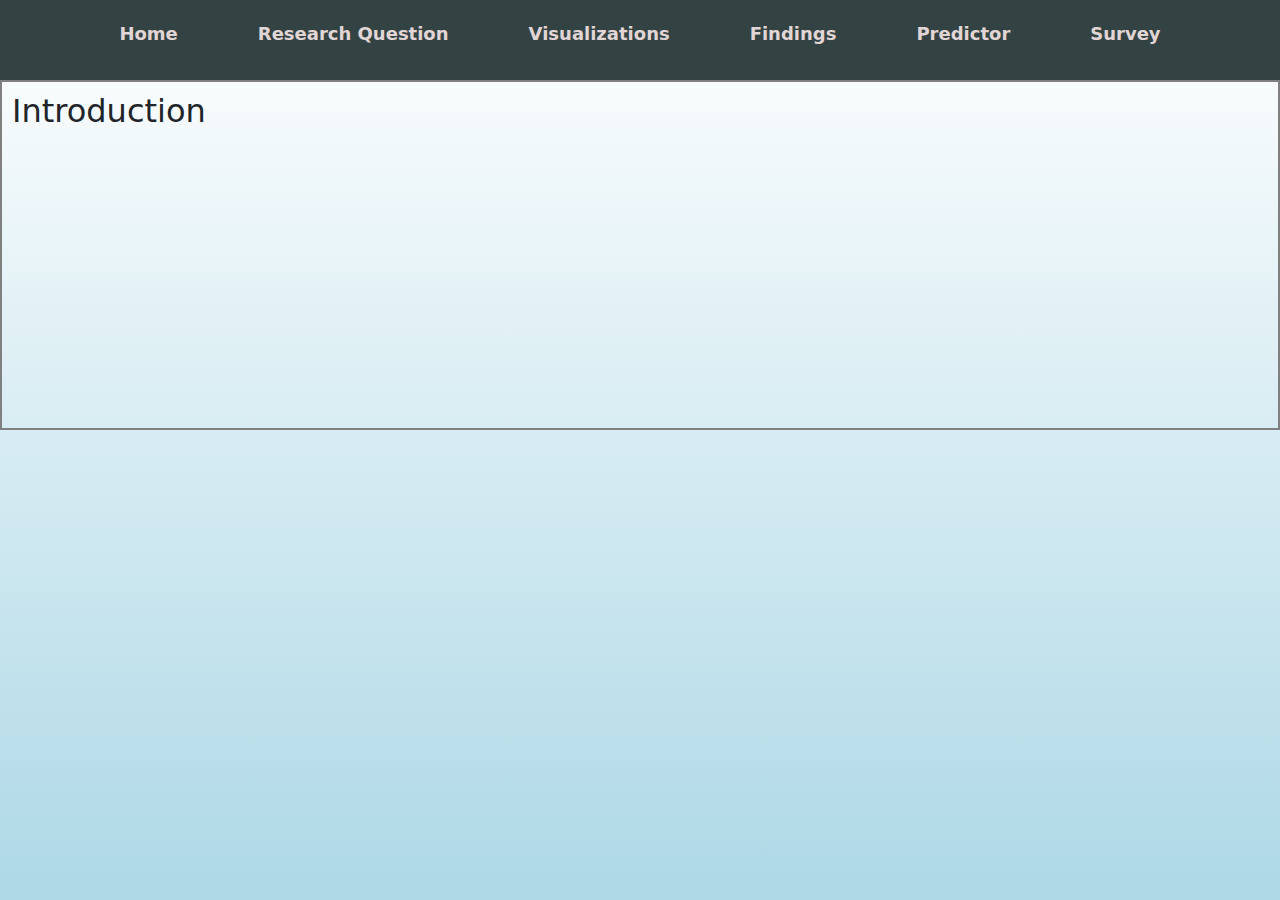
<file: index.html>
<!-- index.html -->
<!-- Redirects users automatically to home.html -->

<html>
  <head>
    <!-- Meta tag to perform instant redirect to home.html -->
    <meta http-equiv="refresh" content="0;url=home.html">
  </head>
  <body>
    <!-- Intentionally left empty as redirect happens immediately -->
  </body>
</html>
</file>
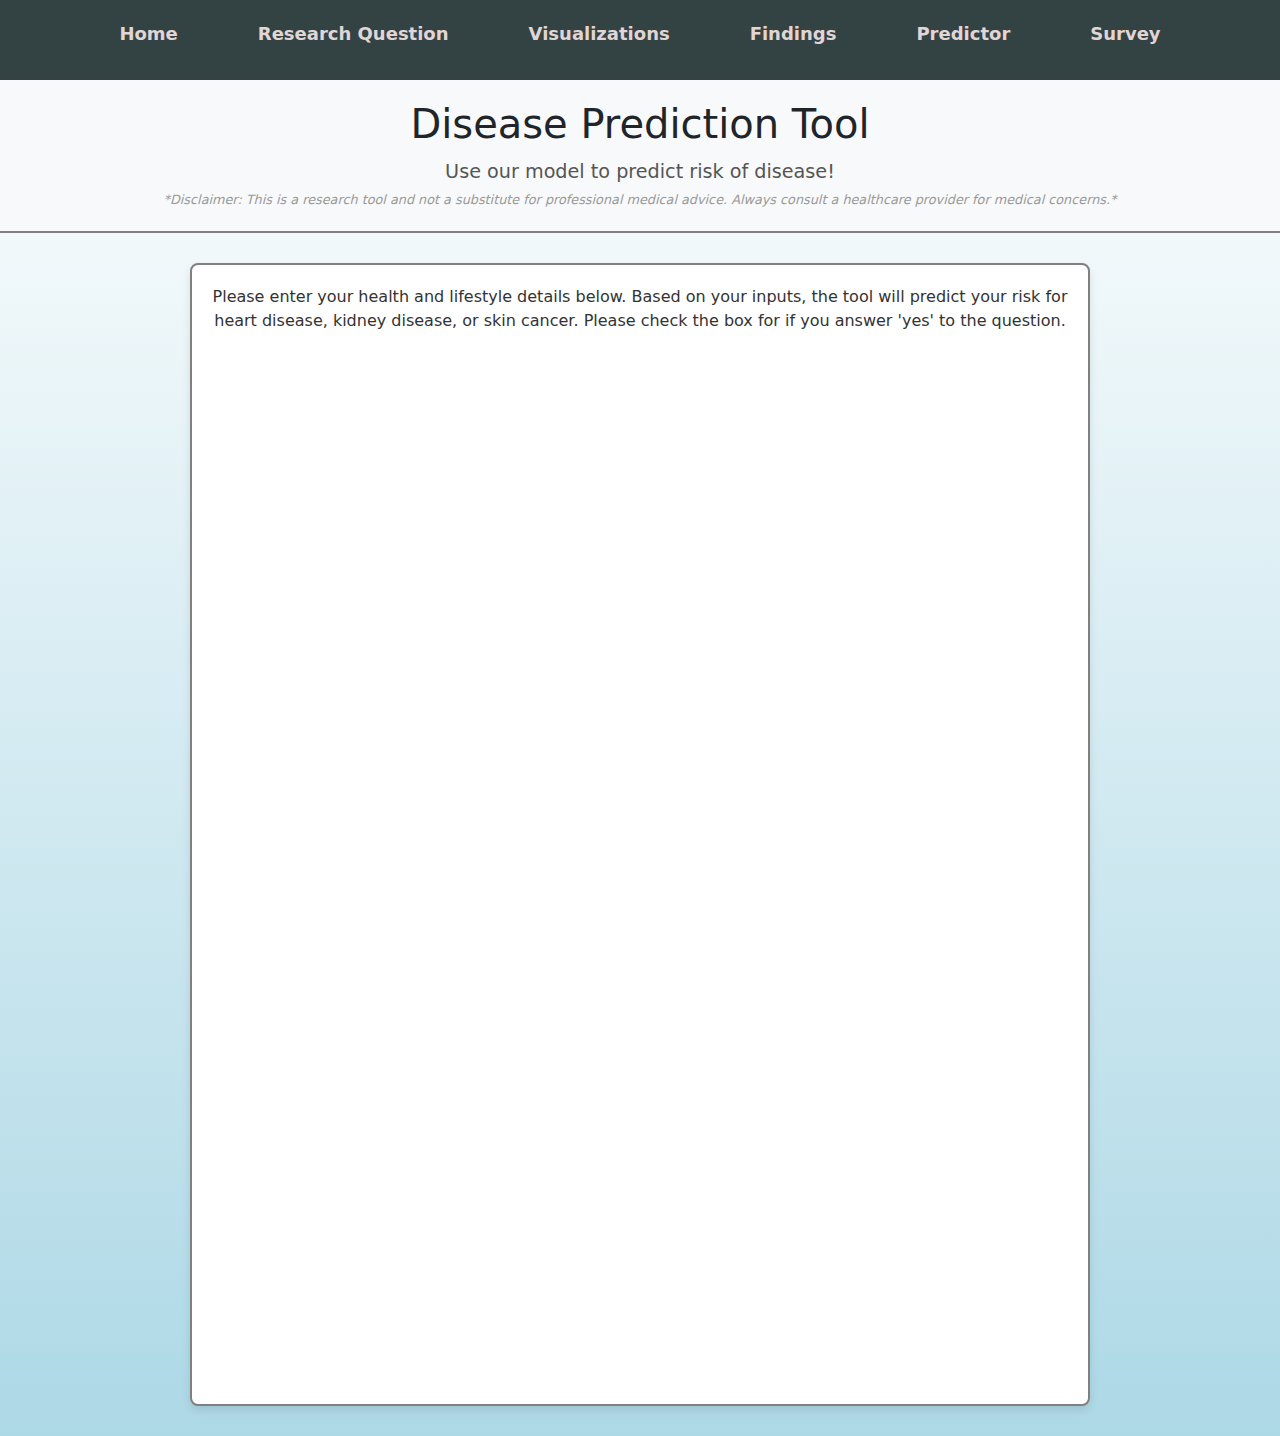
<file: predictor.html>
<!DOCTYPE html>
<html lang="en">
<head>
    <!-- Bootstrap CSS for layout and responsiveness -->
    <link href="https://cdn.jsdelivr.net/npm/bootstrap@5.3.3/dist/css/bootstrap.min.css" rel="stylesheet"
            integrity="sha384-QWTKZyjpPEjISv5WaRU9OFeRpok6YctnYmDr5pNlyT2bRjXh0JMhjY6hW+ALEwIH" crossorigin="anonymous">
    
    <!-- Meta Tags for Encoding and Viewport -->
    <meta charset="UTF-8">
    <meta name="viewport" content="width=device-width, initial-scale=1.0">

    <!-- Custom Stylesheets -->
    <link rel="stylesheet" href="home.css">
    <link rel="stylesheet" href="predictor.css">
</head>

<body>
  <div id="wrapper">

    <!-- Navigation Bar -->
    <nav>
        <ul>
            <li><a href="home.html">Home</a></li>
            <li><a href="research.html">Research Question</a></li>
            <li><a href="viz.html">Visualizations</a></li>
            <li><a href="findings.html">Findings</a></li>
            <li><a href="predictor.html">Predictor</a></li>
            <li><a href="survey.html">Survey</a></li>
        </ul>
    </nav>

    <!-- Header Section -->
    <header class="viz-header">
        <h1>Disease Prediction Tool</h1>
        <p>Use our model to predict risk of disease!</p>
        <em style="font-size: 0.8rem; color: #999;">
            *Disclaimer: This is a research tool and not a substitute for professional medical advice. Always consult a healthcare provider for medical concerns.*
        </em>
    </header>

    <!-- Main Content Area -->
    <main>
      <!-- Predictor Section -->
        <section id="predictor">

            <!-- Styled Box containing iframe and instructions -->
            <div class="predictor-box" style="background-color: #ffffff; padding: 20px; border: 2px solid gray; border-radius: 8px; max-width: 900px; margin: 30px auto; box-shadow: 0 4px 8px rgba(0, 0, 0, 0.1);">
            
                <!-- User Instructions -->
                <p style="font-size: 1rem; color: #333; text-align: center; margin-bottom: 20px;">
                    Please enter your health and lifestyle details below. Based on your inputs, the tool will predict your risk for heart disease, kidney disease, or skin cancer. Please check the box for if you answer 'yes' to the question.
                </p>

                <!-- Embedded Observable Notebook -->
                <iframe width="100%" height="1024.25" style="border: none;" 
                    src="https://observablehq.com/embed/4cf3b9a171f09ff0@332?cells=viewof+bmi%2Cviewof+smoking%2Cviewof+alcoholDrinking%2Cviewof+stroke%2Cviewof+physicalHealth%2Cviewof+mentalHealth%2Cviewof+diffWalking%2Cviewof+sex%2Cviewof+ageCategory%2Cviewof+raceCategory%2Cviewof+diabetic%2Cviewof+physicalActivity%2Cviewof+genHealth%2Cviewof+sleepTime%2Cviewof+asthma%2Cpredictor">
                </iframe>

            </div>

        </section>
    </main>

  </div>
</body>
</html>
</file>
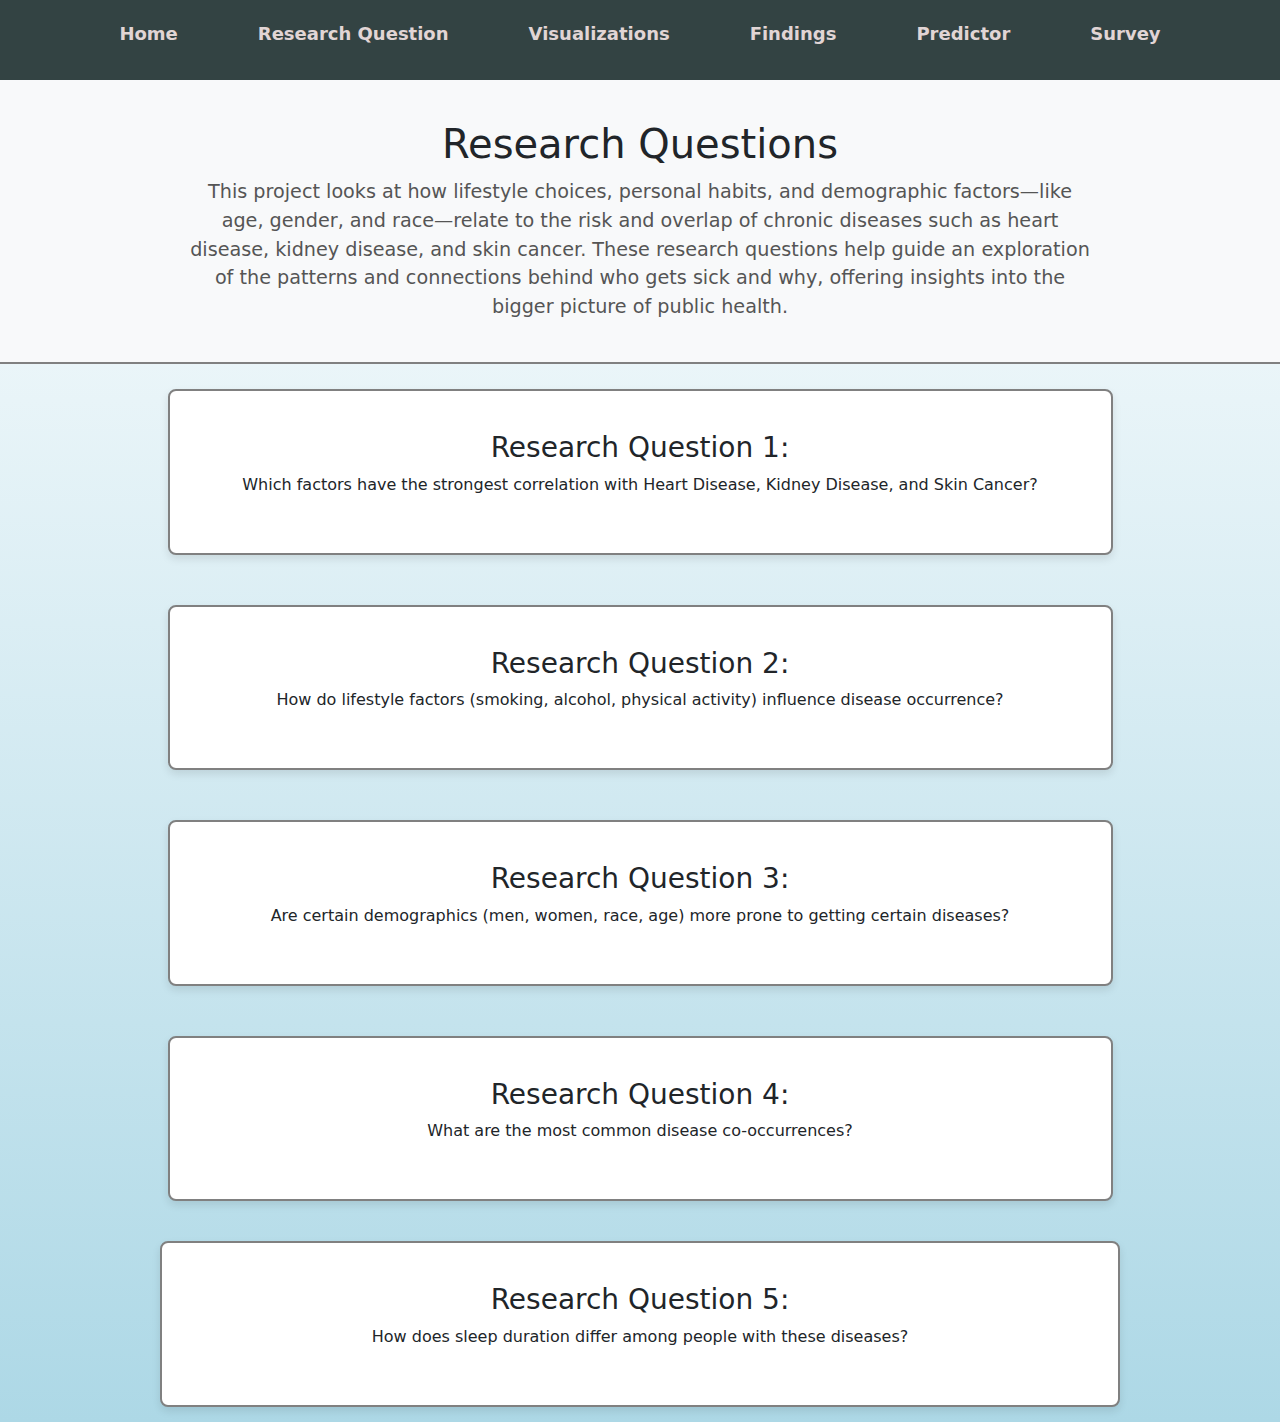
<file: research.html>
<!DOCTYPE html>
<html lang="en">
<head>
    <!-- Bootstrap CSS for layout and styling -->
    <link href="https://cdn.jsdelivr.net/npm/bootstrap@5.3.3/dist/css/bootstrap.min.css" rel="stylesheet" 
        integrity="sha384-QWTKZyjpPEjISv5WaRU9OFeRpok6YctnYmDr5pNlyT2bRjXh0JMhjY6hW+ALEwIH" crossorigin="anonymous">

    <!-- Meta Tags for Encoding and Responsiveness -->
    <meta charset="UTF-8">
    <meta name="viewport" content="width=device-width, initial-scale=1.0">

    <!-- Custom Stylesheet -->
    <link rel="stylesheet" href="research.css">
</head>

<body>
    <div id="wrapper">

        <!-- Navigation Bar -->
        <nav>
            <ul>
                <li><a href="home.html">Home</a></li>
                <li><a href="research.html">Research Question</a></li>
                <li><a href="viz.html">Visualizations</a></li>
                <li><a href="findings.html">Findings</a></li>
                <li><a href="predictor.html">Predictor</a></li>
                <li><a href="survey.html">Survey</a></li>
            </ul>
        </nav>

        <!-- Header Section -->
        <header class="viz-header">
            <h1>Research Questions</h1>
            <p>
                This project looks at how lifestyle choices, personal habits, and demographic factors—like age, gender, and race—relate to the risk and overlap of chronic diseases such as heart disease, kidney disease, and skin cancer. These research questions help guide an exploration of the patterns and connections behind who gets sick and why, offering insights into the bigger picture of public health.
            </p>
        </header>

        <!-- Main Content Area -->
        <main>

            <!-- Section: Research Question 1 -->
            <div class="row1">
                <div class="section1">
                    <h3>Research Question 1:</h3>
                    <p>Which factors have the strongest correlation with Heart Disease, Kidney Disease, and Skin Cancer?</p>
                </div>
            </div>

            <!-- Section: Research Question 2 -->
            <div class="row2">
                <div class="section2">
                    <h3>Research Question 2:</h3>
                    <p>How do lifestyle factors (smoking, alcohol, physical activity) influence disease occurrence?</p>
                </div>
            </div>

            <!-- Section: Research Question 3 -->
            <div class="row3">
                <div class="section3">
                    <h3>Research Question 3:</h3>
                    <p>Are certain demographics (men, women, race, age) more prone to getting certain diseases?</p>
                </div>
            </div>

            <!-- Section: Research Question 4 -->
            <div class="row4">
                <div class="section4">
                    <h3>Research Question 4:</h3>
                    <p>What are the most common disease co-occurrences?</p>
                </div>
            </div>

            <!-- Section: Research Question 5 -->
            <div class="row5">
                <div class="section5">
                    <h3>Research Question 5:</h3>
                    <p>How does sleep duration differ among people with these diseases?</p>
                </div>
            </div>

        </main>
    </div>
</body>
</html>
</file>
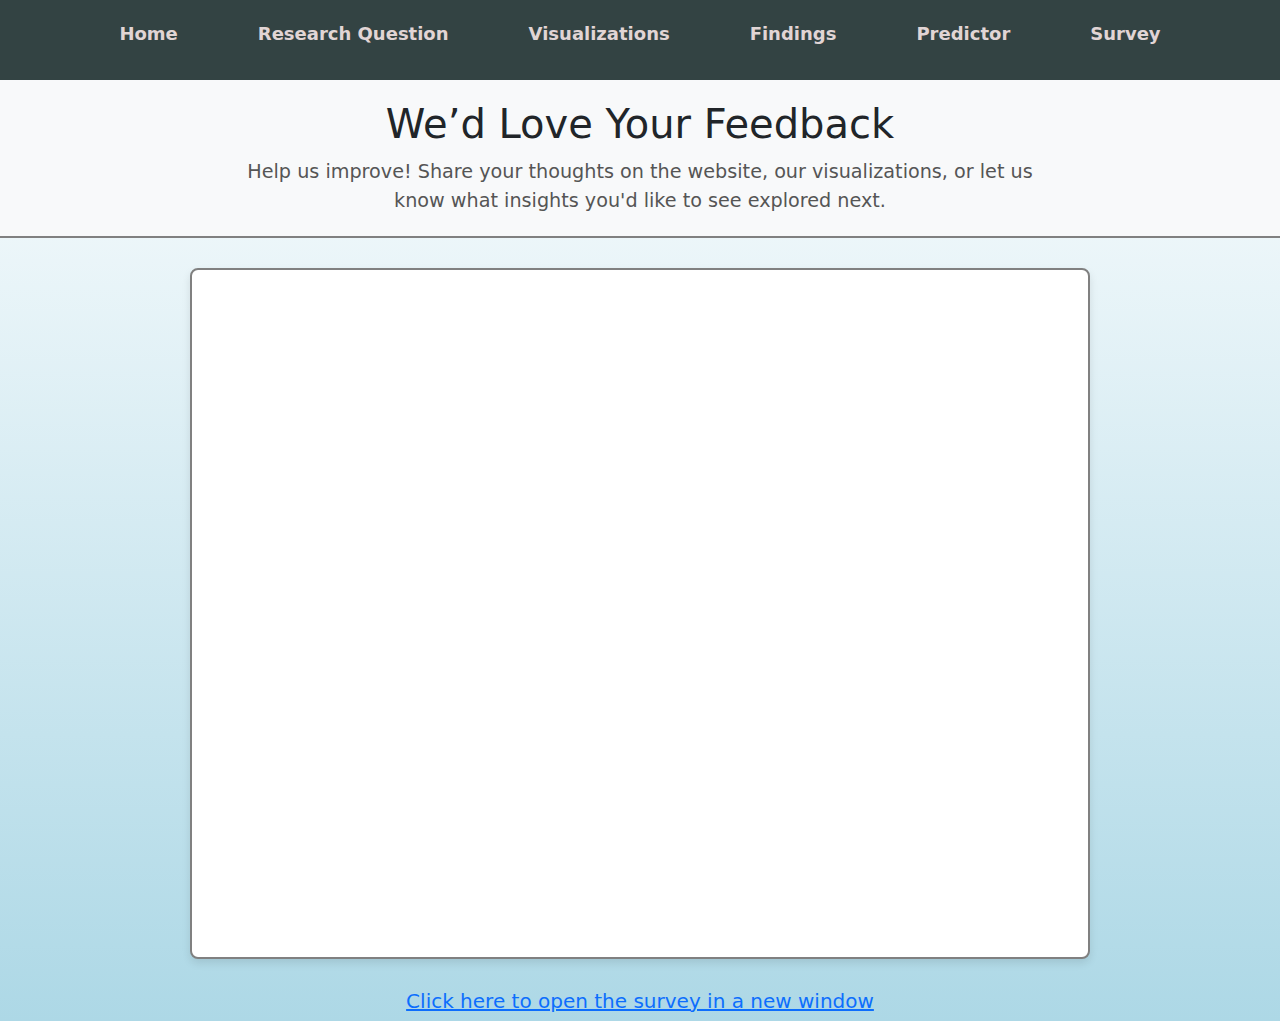
<file: survey.html>
<!DOCTYPE html>
<!-- Survey Page -->

<html lang="en">
<head>
    <!-- Bootstrap CSS for layout and responsiveness -->
    <link href="https://cdn.jsdelivr.net/npm/bootstrap@5.3.3/dist/css/bootstrap.min.css" rel="stylesheet"
        integrity="sha384-QWTKZyjpPEjISv5WaRU9OFeRpok6YctnYmDr5pNlyT2bRjXh0JMhjY6hW+ALEwIH" crossorigin="anonymous">

    <!-- Meta Tags for Encoding and Viewport -->
    <meta charset="UTF-8">
    <meta name="viewport" content="width=device-width, initial-scale=1.0">

    <!-- Custom Stylesheets -->
    <link rel="stylesheet" href="home.css">
    <link rel="stylesheet" href="survey.css">
</head>

<body>
    <div id="wrapper">

        <!-- Navigation Bar -->
        <nav>
            <ul>
                <li><a href="home.html">Home</a></li>
                <li><a href="research.html">Research Question</a></li>
                <li><a href="viz.html">Visualizations</a></li>
                <li><a href="findings.html">Findings</a></li>
                <li><a href="predictor.html">Predictor</a></li>
                <li><a href="survey.html">Survey</a></li>
            </ul>
        </nav>

        <!-- Header Section -->
        <header class="viz-header">
            <h1>We’d Love Your Feedback</h1>
            <p>
                Help us improve! Share your thoughts on the website, our visualizations, or let us know what insights you'd like to see explored next.
            </p>
        </header>

        <!-- Main Content Area -->
        <main>
            <section id="Survey">

                <!-- Embedded Google Form in a styled box -->
                <div class="survey-box">
                    <iframe 
                        src="https://docs.google.com/forms/d/e/1FAIpQLSfe2ItO9fEg8W0ZmMeJWnOrF2H5Fuyg7LeNTYROM5TbO6uAtw/viewform"
                        width="100%"
                        height="600px"
                        frameborder="0">
                    </iframe>
                </div>

                <!-- External survey link to open in new tab -->
                <div class="survey-link">
                    <a href="https://docs.google.com/forms/d/e/1FAIpQLSfe2ItO9fEg8W0ZmMeJWnOrF2H5Fuyg7LeNTYROM5TbO6uAtw/viewform" target="_blank">
                        <h5>Click here to open the survey in a new window</h5>
                    </a>
                </div>

            </section>
        </main>

    </div>
</body>
</html>
</file>
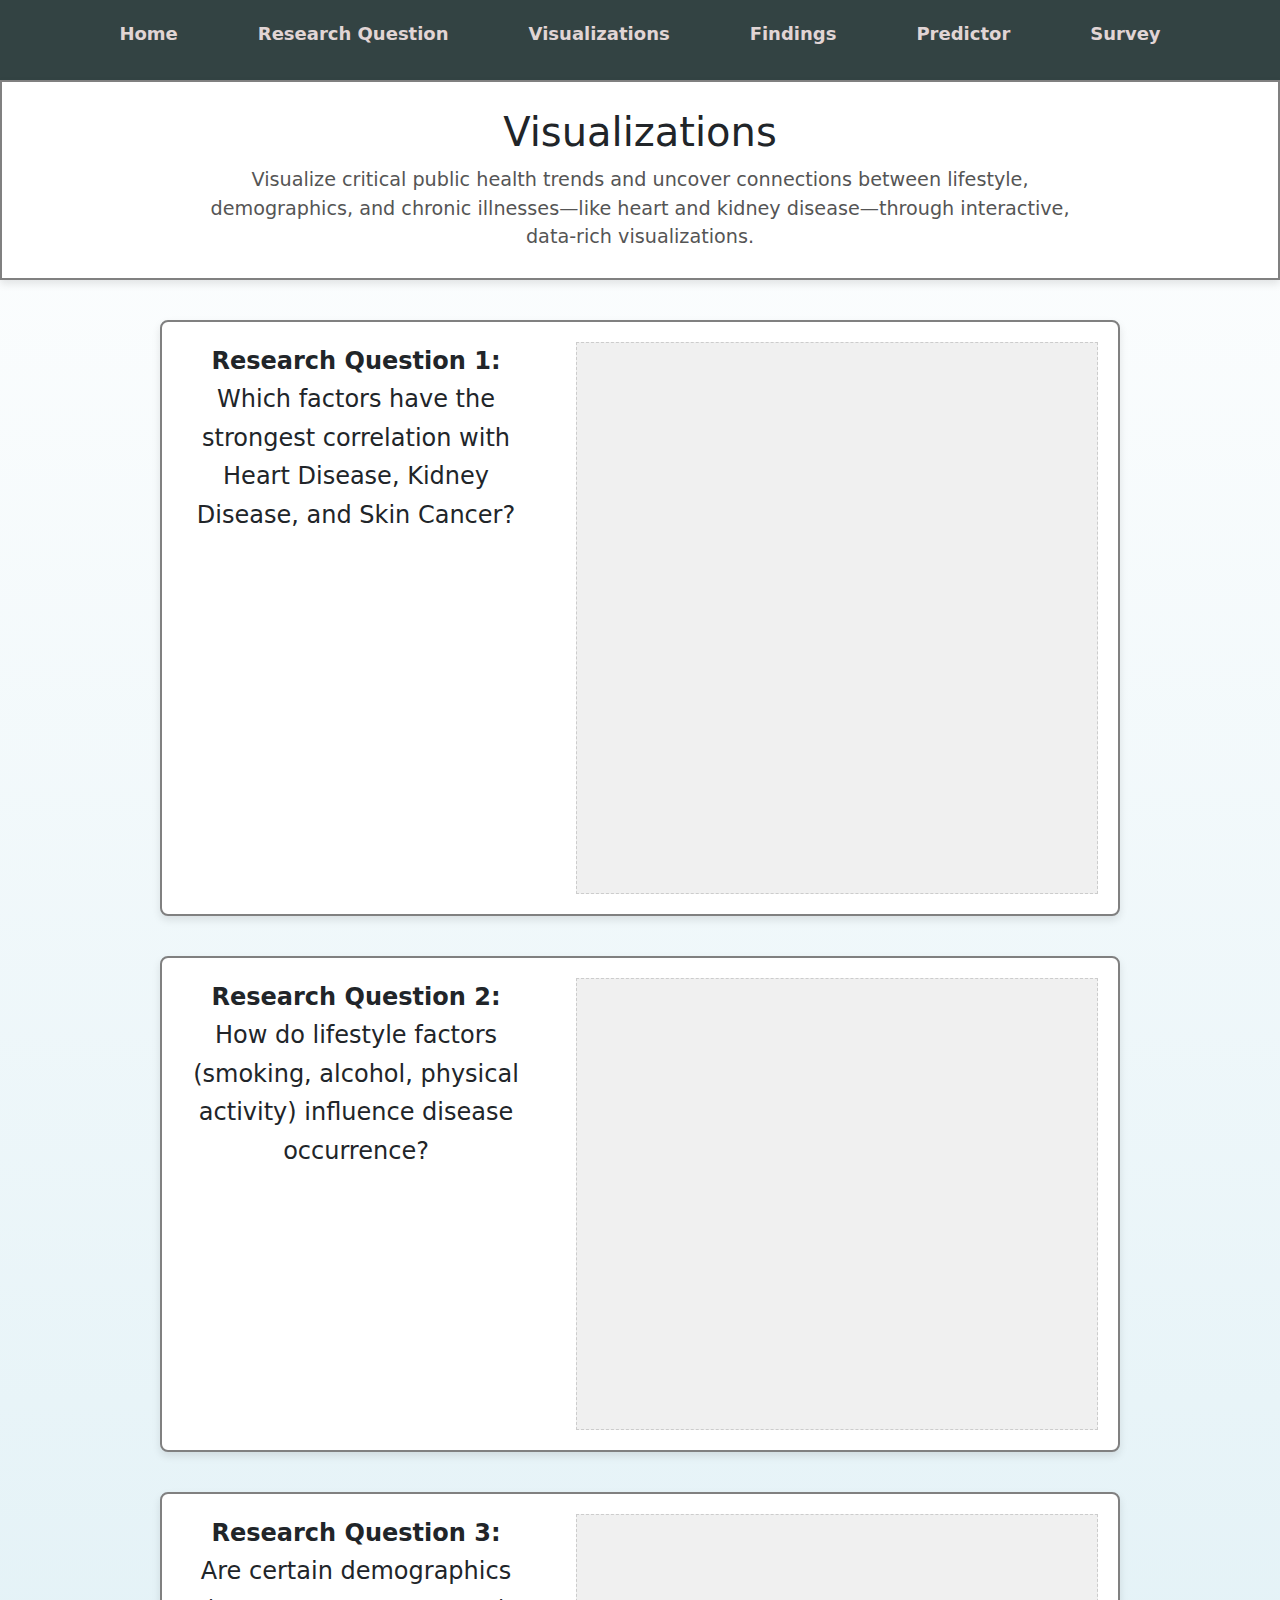
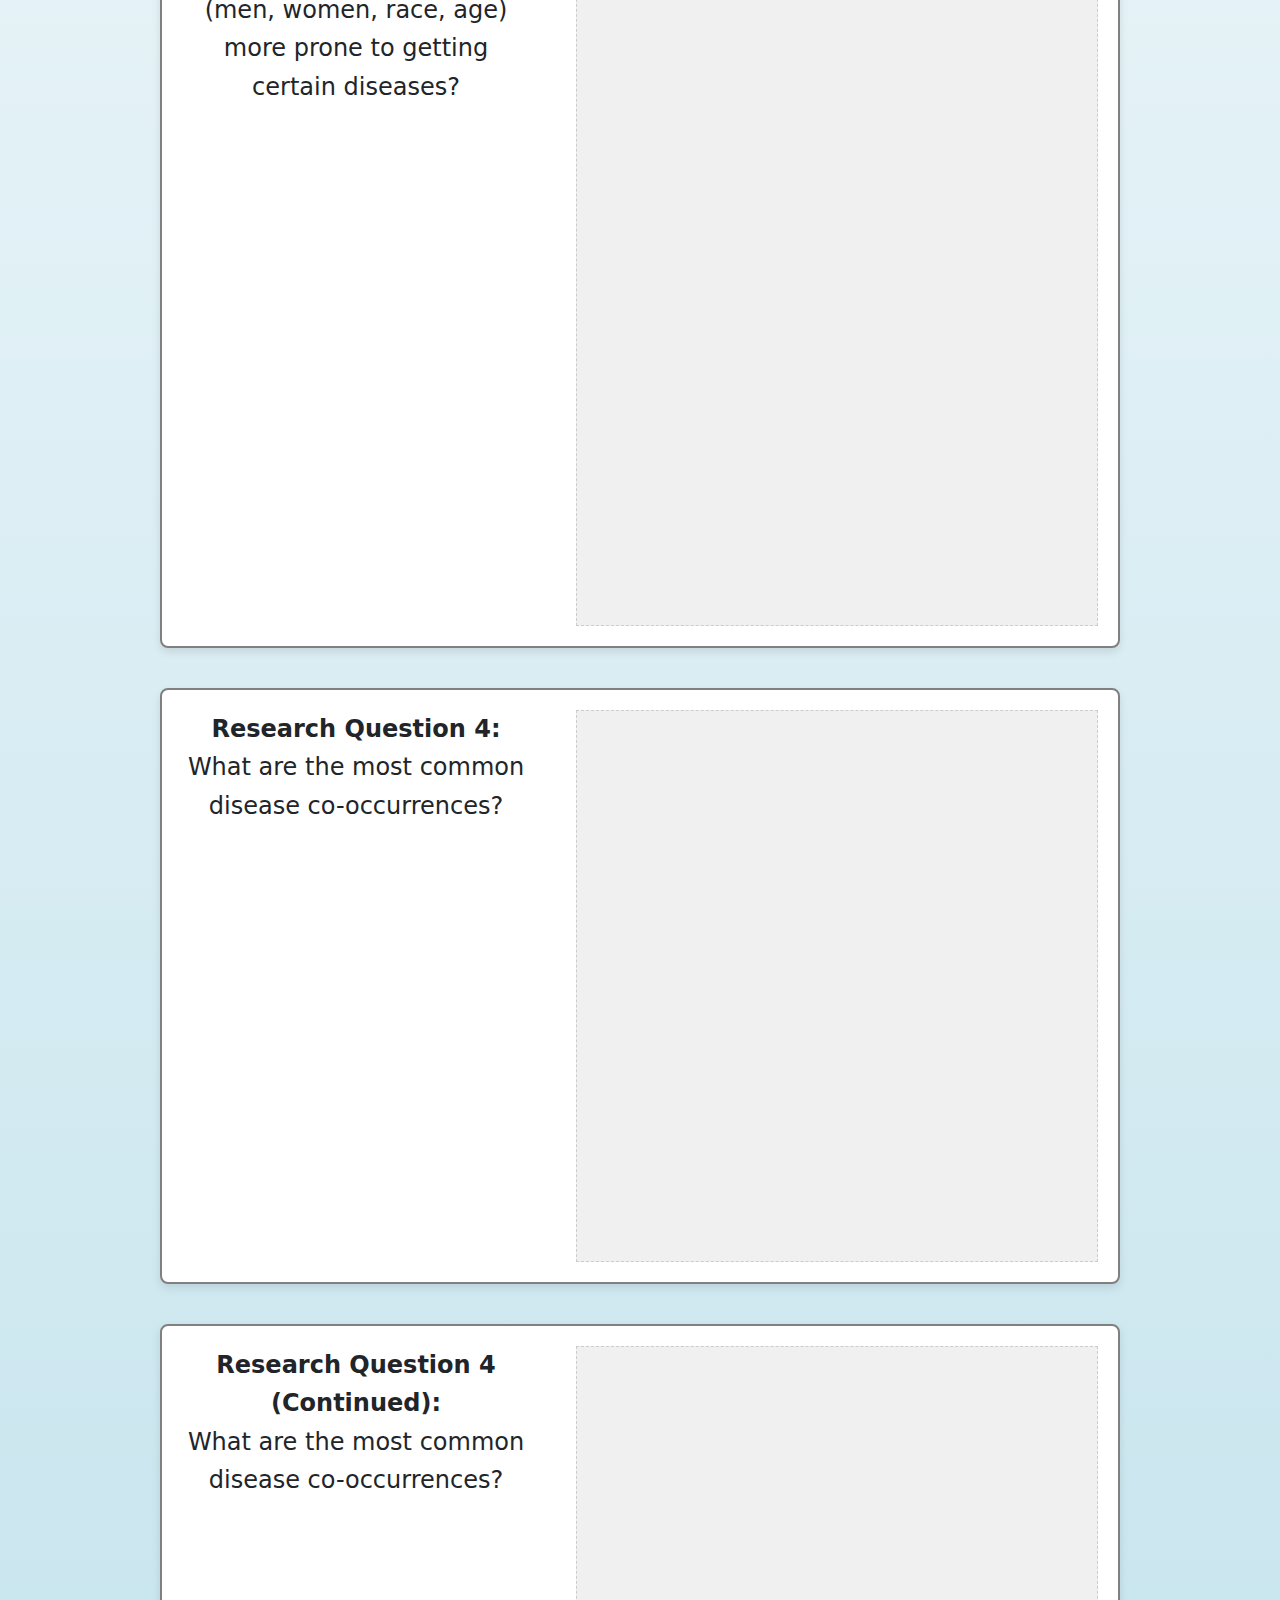
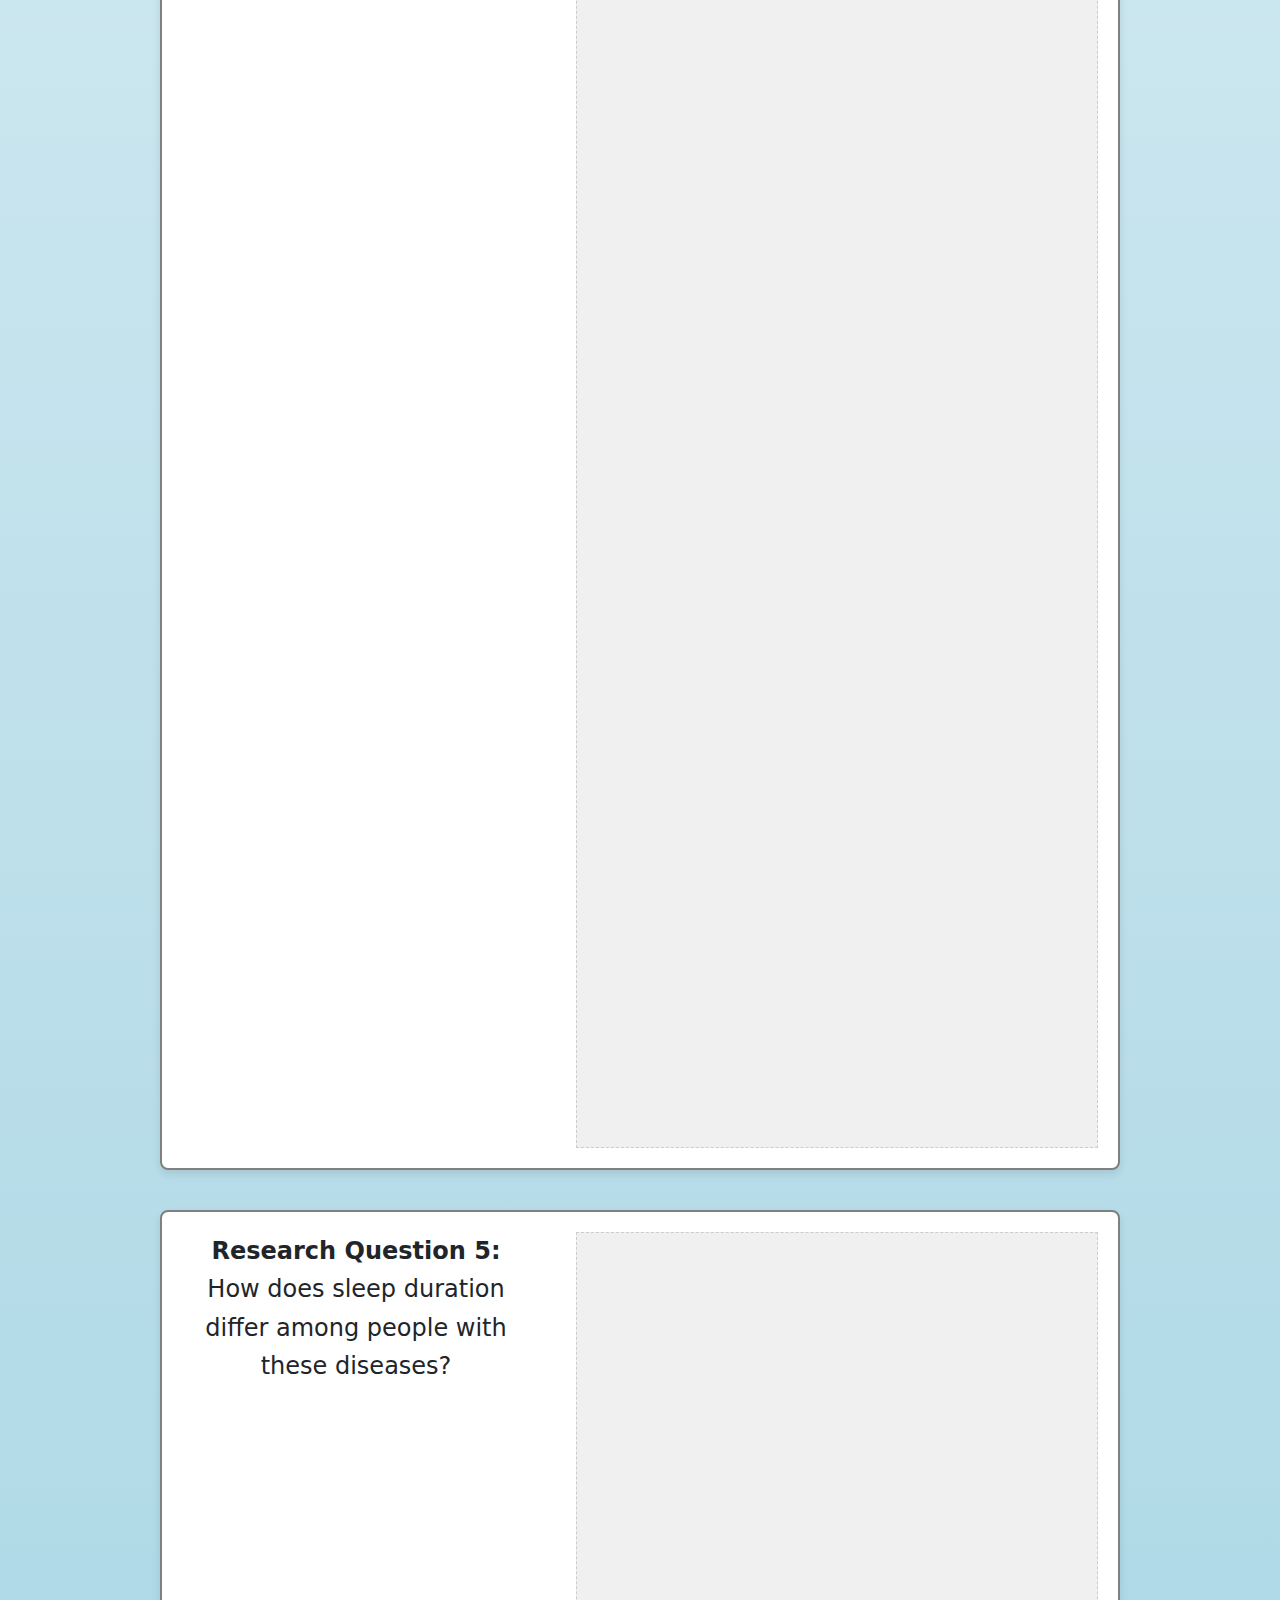
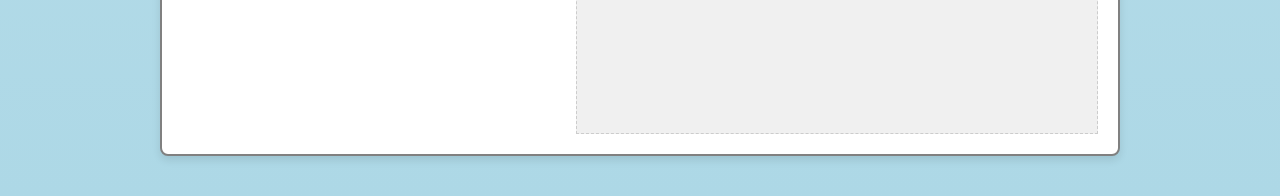
<file: viz.html>
<!DOCTYPE html>
<html lang="en">
<head>
    <!-- Meta and Page Setup -->
    <meta charset="UTF-8" />
    <meta name="viewport" content="width=device-width, initial-scale=1.0" />
    <title>Visualizations</title>

    <!-- Bootstrap CSS -->
    <link href="https://cdn.jsdelivr.net/npm/bootstrap@5.3.3/dist/css/bootstrap.min.css" rel="stylesheet" integrity="sha384-QWTKZyjpPEjISv5WaRU9OFeRpok6YctnYmDr5pNlyT2bRjXh0JMhjY6hW+ALEwIH" crossorigin="anonymous">

    <!-- Custom Stylesheets -->
    <link rel="stylesheet" href="home.css" />
    <link rel="stylesheet" href="viz.css" />
</head>
<body>
    <div id="wrapper">

        <!-- Navigation Bar -->
        <nav>
            <ul>
                <li><a href="home.html">Home</a></li>
                <li><a href="research.html">Research Question</a></li>
                <li><a href="viz.html">Visualizations</a></li>
                <li><a href="findings.html">Findings</a></li>
                <li><a href="predictor.html">Predictor</a></li>
                <li><a href="survey.html">Survey</a></li>
            </ul>
        </nav>

        <!-- Header Section -->
        <header class="viz-header">
            <h1>Visualizations</h1>
            <p>
                Visualize critical public health trends and uncover connections between lifestyle, demographics, and chronic illnesses—like heart and kidney disease—through interactive, data-rich visualizations.
            </p>
        </header>

        <!-- Main Content -->
        <main>

            <!-- Section 1: Visualization 1 -->
            <section>
                <div class="question">
                    <p><strong>Research Question 1:</strong><br>Which factors have the strongest correlation with Heart Disease, Kidney Disease, and Skin Cancer?</p>
                </div>
                <div class="visualization">
                    <!-- Observable Notebook Embed -->
                    <iframe width="100%" height="550" frameborder="0" src="https://observablehq.com/embed/39b1cdc937865ffd?cells=chart1"></iframe>
                </div>
            </section>

            <!-- Section 2: Visualization 2 -->
            <section>
                <div class="question">
                    <p><strong>Research Question 2:</strong><br>How do lifestyle factors (smoking, alcohol, physical activity) influence disease occurrence?</p>
                </div>
                <div class="visualization">
                    <!-- Observable Notebook Embed -->
                    <iframe width="100%" height="450" frameborder="0" src="https://observablehq.com/embed/16437c2219368b93@392?cells=viewof+chartSelector%2CchartDisplay"></iframe>
                </div>
            </section>

            <!-- Section 3: Visualization 3 -->
            <section>
                <div class="question">
                    <p><strong>Research Question 3:</strong><br>Are certain demographics (men, women, race, age) more prone to getting certain diseases?</p>
                </div>
                <div class="visualization">
                    <!-- Observable Notebook Embed -->
                    <iframe width="100%" height="710" frameborder="0" src="https://observablehq.com/embed/234ad9cb23a85548?cells=viewof+selectedGenders%2Cviewof+selectedRaces%2Cviewof+selectedAges%2Cviewof+stackBy%2Cchart"></iframe>
                </div>
            </section>

            <!-- Section 4A: Visualization 4 -->
            <section>
                <div class="question">
                    <p><strong>Research Question 4:</strong><br>What are the most common disease co-occurrences?</p>
                </div>
                <div class="visualization">
                    <!-- Observable Notebook Embed -->
                    <iframe width="100%" height="550" frameborder="0" src="https://observablehq.com/embed/91b8027dd4dd7e4e@322?cells=chart2"></iframe>
                </div>
            </section>

            <!-- Section 4B: Visualization 4 (Continued) -->
            <section>
                <div class="question">
                    <p><strong>Research Question 4 (Continued):</strong><br>What are the most common disease co-occurrences?</p>
                </div>
                <div class="visualization">
                    <!-- Observable Notebook Embed -->
                    <iframe width="100%" height="1400" frameborder="0" src="https://observablehq.com/embed/873dd4dfea8c0118@155?cells=viewof+selectedGender%2Cviewof+selectedRace%2Cviewof+selectedAge%2CdiseaseTreeChart"></iframe>
                </div>
            </section>

            <!-- Section 5: Visualization 5 -->
            <section>
                <div class="question">
                    <p><strong>Research Question 5:</strong><br>How does sleep duration differ among people with these diseases?</p>
                </div>
                <div class="visualization">
                    <!-- Observable Notebook Embed -->
                    <iframe width="100%" height="500" frameborder="0" src="https://observablehq.com/embed/f34bd6f6c274734e@70?cells=chartGrid%2Cviewof+diseaseSelect%2Csummary"></iframe>
                </div>
            </section>

        </main>
    </div>

    <!-- Observable Resize Script -->
    <script type="module">
        import { observe } from "https://static.observableusercontent.com/resize-observer/3.2.0/auto.js";
        observe(document.querySelectorAll("iframe"));
    </script>
</body>
</html>
</file>
<file: home.css>
/* Navigation Bar Container */
nav {
    font-weight: bold;
    text-align: center;
    display: flex;
    justify-content: center;
    background-color: rgb(51, 67, 67);
    padding: 20px 10px;
    height: 80px;
}

/* Navigation List */
nav ul {
    list-style-type: none; /* Removes bullet points */
    padding: 0;
    margin: 0;
    display: flex; /* Horizontal layout for menu items */
}

/* Navigation List Items */
nav ul li {
    display: inline-block; /* Align items in one line */
    padding-left: 40px;
    padding-right: 40px;
    font-size: 18px;
}

/* Navigation Links */
nav a {
    text-decoration: none; /* Removes underlines */
    color: rgb(225, 213, 213); 
    font-size: 18px;
}

/* Hover Effect on Navigation Links */
nav a:hover {
    color: rgb(16, 16, 163);
}

/* Layout for each main row section */
.row1, .row2, .row3, .row4, .row5 {
    display: flex; /* Side-by-side layout */
    flex-wrap: wrap; /* Wrap on smaller screens */
    justify-content: space-between;
    align-items: flex-start;
    padding: 10px;
    width: 100%;
    border: 2px solid gray; /* Outline for the section */
    height: 350px;
}

/* Container for individual visualizations */
.viz1, .viz2 {
    flex: 1; /* Take equal space */
    display: flex;
    font-size: small;
    padding: 10px;
}

/* Page Wrapper (main background styling) */
#wrapper {
    background-color: #90c7e3; 
    background-image: linear-gradient(white, lightblue);
    background-repeat: no-repeat;
    min-height: 100vh; /* Ensures wrapper fills the whole screen */
    display: flex;
    flex-direction: column;
}

/* Default Body Styling */
body {
    text-align: center;
}
</file>
<file: predictor.css>
/* Header Container */
.viz-header {
    width: 100%;
    padding: 20px 10px;
    background-color: #f8f9fa;
    text-align: center;
    border-bottom: 2px solid gray;
    box-shadow: none;
    border-radius: 0; /* Flat corners */
    margin: 0 auto; /* Center the header container */
}

/* Header Title Styling */
.viz-header h1 {
    font-size: 2.5rem; 
    margin-bottom: 10px;
}

/* Header Paragraph Styling (description/disclaimer) */
.viz-header p {
    font-size: 1.2rem;
    color: #555; 
    max-width: 800px;
    margin: 0 auto; /* Center horizontally */
}

/* Bootstrap Container Fluid */
.container-fluid {
    margin-top: 30px;
}

/* Box Styling for Predictor Tool Section */
.predictor-box {
    padding: 40px; 
    background-color: #ffffff; 
    border: 2px solid gray; 
    border-radius: 8px; /* Rounded corners */
    box-shadow: 0 4px 8px rgba(0, 0, 0, 0.1); 
    max-width: 900px; 
    margin: 30px auto; /* Center box with vertical spacing */
}
</file>
<file: research.css>
/* Navigation Bar Container */
nav {
    font-weight: bold;
    text-align: center;
    display: flex;
    justify-content: center;
    background-color: rgb(51, 67, 67); 
    padding: 20px 10px; 
    height: 80px; 
}

/* Navigation List Styling */
nav ul {
    list-style-type: none; /* Removes default bullet points */
    padding: 0;
    margin: 0;
    display: flex; /* Horizontal layout */
}

/* Navigation Items */
nav ul li {
    display: inline-block;
    padding-left: 40px;
    padding-right: 40px;
    font-size: 18px;
}

/* Navigation Link Styling */
nav a {
    text-decoration: none; /* Removes underline */
    color: rgb(225, 213, 213); 
    font-size: 18px;
}

/* Navigation Hover Effect */
nav a:hover {
    color: rgb(16, 16, 163); 
}

/* Section Styling for Survey or Analysis Blocks */
.section1, .section2, .section3, .section4, .section5 {
    padding: 40px;
    background-color: #ffffff;
    border: 2px solid gray;
    border-radius: 8px; /* Rounded corners */
    box-shadow: 0 4px 8px rgba(0, 0, 0, 0.1); 
    margin: 15px auto;
    max-width: 75%; 
}

/* Layout for General Row Sections */
.row1, .row2, .row3, .row4 {
    display: block;
    padding: 10px;
    width: 100%;
}

/* Page Wrapper Styling */
#wrapper {
    background-color: #90c7e3;
    background-image: linear-gradient(white, lightblue); 
    background-repeat: no-repeat;
    min-height: 100vh; 
    display: flex;
    flex-direction: column;
}

/* Body Text Alignment */
body {
    text-align: center;
}

/* Header Container */
.viz-header {
    width: 100%;
    padding: 40px 20px;
    background-color: #f8f9fa; 
    text-align: center;
    border-bottom: 2px solid gray;
    box-shadow: none;
    border-radius: 0; /* Flat corners */
    margin: 0 auto;
}

/* Header Title Styling */
.viz-header h1 {
    font-size: 2.5rem;
    margin-bottom: 10px;
}

/* Header Description Text */
.viz-header p {
    font-size: 1.2rem;
    color: #555;
    max-width: 900px;
    margin: 0 auto;
}
</file>
<file: survey.css>
/* Header Container */
.viz-header {
    width: 100%;
    padding: 20px 10px;
    background-color: #f8f9fa;
    text-align: center;
    border-bottom: 2px solid gray; 
    box-shadow: none; 
    border-radius: 0; /* Flat, squared corners */
    margin: 0 auto; /* Centered horizontally */
}

/* Header Title Styling */
.viz-header h1 {
    font-size: 2.5rem; 
    margin-bottom: 10px; 
}

/* Header Description or Subtitle */
.viz-header p {
    font-size: 1.2rem;
    color: #555;
    max-width: 800px; /* Limit line length for better readability */
    margin: 0 auto; /* Centered text block */
}

/* Top spacing override for Bootstrap container-fluid (if used) */
.container-fluid {
    margin-top: 30px;
}

/* Survey Box Styling (used in survey.html or similar) */
.survey-box {
    padding: 40px; 
    background-color: #ffffff; 
    border: 2px solid gray; 
    border-radius: 8px; /* Slightly rounded corners */
    box-shadow: 0 4px 8px rgba(0, 0, 0, 0.1); 
    max-width: 900px; 
    margin: 30px auto; /* Centered horizontally with vertical spacing */
}
</file>
<file: viz.css>
/* Layout for each research section */
section {
    display: flex; /* Side-by-side layout: question + visualization */
    justify-content: space-between;
    align-items: flex-start;
    margin: 40px auto;
    padding: 20px;
    border: 2px solid gray;
    background-color: #ffffff;
    box-shadow: 0 4px 8px rgba(0, 0, 0, 0.1); 
    min-height: 300px; 
    max-width: 75%; 
    border-radius: 8px; /* Rounded corners for visual appeal */
}

/* Left column: Research question text */
.question {
    font-size: 1.5rem;
    font-weight: normal;
    width: 40%; /* Occupies 40% of the section */
    margin-right: 5%; /* Adds spacing between question and visualization */
    line-height: 1.6; 
}

/* Right column: Visualization embed */
.visualization {
    width: 60%; /* Occupies 60% of the section */
    overflow: auto; /* Enables scrolling if iframe overflows */
    background-color: #f0f0f0; 
    border: 1px dashed #ccc; /* Subtle dashed border to outline the embed */
    display: flex;
    justify-content: center;
    align-items: center;
    height: 100%;
    color: #888; 
}

/* Page header container */
.viz-header {
    height: 200px;
    display: flex;
    flex-direction: column;
    justify-content: center;
    align-items: center;
    text-align: center;
    background-color: #ffffff;
    border: 2px solid gray;
    box-shadow: 0 4px 8px rgba(0, 0, 0, 0.1);
}

/* Header title text */
.viz-header h1 {
    font-size: 2.5rem;
    margin-bottom: 10px;
}

/* Header description / intro text */
.viz-header p {
    font-size: 1.2rem;
    color: #555;
    max-width: 900px;
    margin: 0 auto;
}

/* Optional generic header fallback (if used elsewhere) */
header {
    height: 200px;
    display: flex;
    flex-direction: column;
    justify-content: center;
    align-items: center;
    text-align: center;
    background-color: #ffffff;
}

/* Generic header title */
header h1 {
    font-size: 2.5rem;
    margin-bottom: 10px;
}

/* Generic header description */
header p {
    font-size: 1.2rem;
    color: #666;
}
</file>
